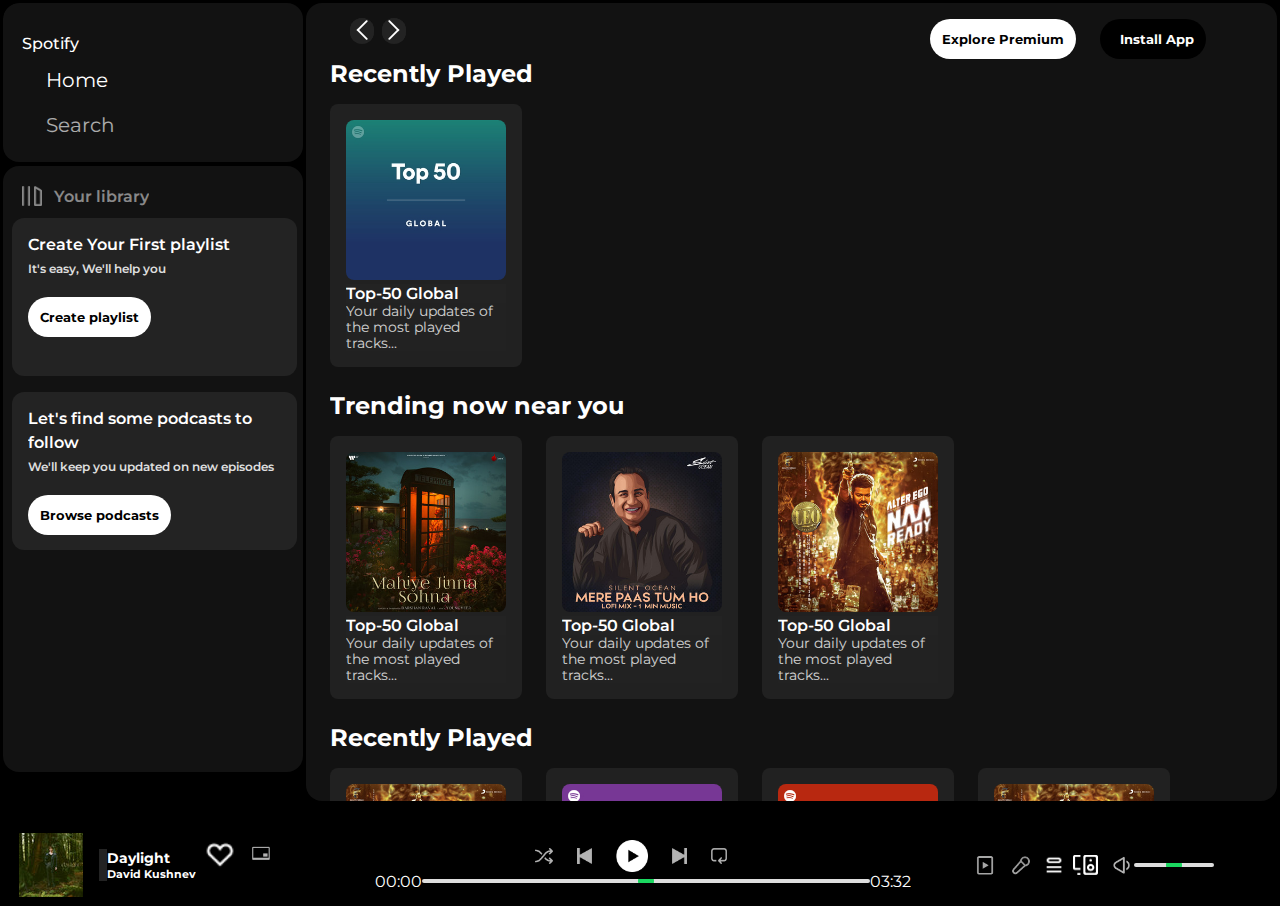
<file: spotify/idex.html>
<!DOCTYPE html>
<html lang="en">
<head>
    <meta charset="UTF-8">  
    <meta name="viewport" content="width=device-width, initial-scale=1.0">

    <!-- cdn font asewome -->
    <link rel="stylesheet" href="https://cdnjs.cloudflare.com/ajax/libs/font-awesome/6.4.2/css/all.min.css" integrity="sha512-z3gLpd7yknf1YoNbCzqRKc4qyor8gaKU1qmn+CShxbuBusANI9QpRohGBreCFkKxLhei6S9CQXFEbbKuqLg0DA==" crossorigin="anonymous" referrerpolicy="no-referrer" />

    <!-- logo adding -->
    <link rel="icon" href="./assets/logo.png">

    <!-- tittle -->
    <title>Spotify - Web Player: Music for everyone</title>

    <!-- my css -->
    <link rel="stylesheet" href="idex.css">

    <!-- google-fonts -->

    <link rel="preconnect" href="https://fonts.googleapis.com">
    <link rel="preconnect" href="https://fonts.gstatic.com" crossorigin>
    <link href="https://fonts.googleapis.com/css2?family=Montserrat:wght@300;400;500;600;700&family=Passion+One&display=swap" rel="stylesheet">
        
</head>
<body>
    <div class="main">
        <!-- Side navigation -->
        <div class="side-bar">
            <!-- navigation -->
            <div class="nav">
                <!-- navigation logo -->
                <div class="navlogo">
                    <a href="#">
                        <i class="fa-brands fa-spotify"></i>
                         Spotify
                   </a> 
                </div>
                <div class="nav-option" style="opacity: 1;">
                    <i class="fa-solid fa-house"></i>
                    <a href="#">Home</a>
                </div>
                <div class="nav-option">
                    <i class="fa-solid fa-magnifying-glass"></i>
                    <a href="#">Search</a>
                </div>
            </div>
            <!-- library section -->
            <div class="library">
                <div class="option">
                    <div class="lib-option">
                        <!-- <i class="fa-solid fa-headphones-simple"></i> -->
                        <img src="./assets/library_icon.png" alt="icon">
                        <a href="#">Your library</a>
                    </div>
                    <div class="icon">
                        <i class="fa-solid fa-plus"></i>
                        <i class="fa-solid fa-arrow-right"></i>
                    </div>
                </div>
                <div class="box">
                        <p class="box-p1">Create Your First playlist</p>
                        <p class="box-p2">It's easy, We'll help you</p>
                        <button class="badge" type="button">Create playlist</button>
                </div>
                <div class="box">
                    <p class="box-p1">Let's find some podcasts to follow</p>
                    <p class="box-p2">We'll keep you updated on new episodes</p>
                    <button class="badge" type="button">Browse podcasts</button>
            </div>
            </div>

        </div>

        <div class="main-content">
            <div class="sticky-nav">
                <div class="sticky-nav-icon">
                    <div class="fool" ><img src="./assets/backward_icon.png" alt="backarrow"></div>
                    <div  class="fool"> <img class="hide" src="./assets/forward_icon.png" alt="nextarrow"></div>
                </div>
                <div class="sticky-nav-options">
                    <button class="badge itm hide" type="button">Explore Premium</button>
                    <button class="badge itm appinstl" type="button"><i style="margin-right: .5rem;" class="fa-solid fa-circle-down"></i>Install App</button>
                    <i class="fa-regular fa-user user"></i>
                </div>
               
            </div>
            <div class="cards">
                <h2>Recently Played</h2>
                <div class="card-container">
                    <div class="card">
                        <img src="./assets/card1img.jpeg" class="card-img" alt="card1">
                        <p class="card-title">Top-50 Global</p>
                        <p class="card-info">Your daily updates of the most played tracks...</p>
                    </div>
                </div>

                <h2>Trending now near you</h2>
                <div class="card-container">
                    <div class="card">
                        <img src="./assets/card2img.jpeg" class="card-img" alt="card1">
                        <p class="card-title">Top-50 Global</p>
                        <p class="card-info">Your daily updates of the most played tracks...</p>
                    </div>

                    <div class="card">
                        <img src="./assets/card3img.jpeg" class="card-img" alt="card1">
                        <p class="card-title">Top-50 Global</p>
                        <p class="card-info">Your daily updates of the most played tracks...</p>
                    </div>

                    <div class="card">
                        <img src="./assets/card4img.jpeg" class="card-img" alt="card1">
                        <p class="card-title">Top-50 Global</p>
                        <p class="card-info">Your daily updates of the most played tracks...</p>
                    </div>

                </div>

                <h2>Recently Played</h2>
                <div class="card-container">
                    <div class="card">
                        <img src="./assets/card4img.jpeg" class="card-img" alt="card1">
                        <p class="card-title">Top-50 Global</p>
                        <p class="card-info">Your daily updates of the most played tracks...</p>
                    </div>

                    <div class="card">
                        <img src="./assets/card5img.jpeg" class="card-img" alt="card1">
                        <p class="card-title">Top-50 Global</p>
                        <p class="card-info">Your daily updates of the most played tracks...</p>
                    </div>

                    <div class="card">
                        <img src="./assets/card6img.jpeg" class="card-img" alt="card1">
                        <p class="card-title">Top-50 Global</p>
                        <p class="card-info">Your daily updates of the most played tracks...</p>
                    </div>

                    <div class="card">
                        <img src="./assets/card4img.jpeg" class="card-img" alt="card1">
                        <p class="card-title">Top-50 Global</p>
                        <p class="card-info">Your daily updates of the most played tracks...</p>
                    </div>

                    <div class="card">
                        <img src="./assets/card5img.jpeg" class="card-img" alt="card1">
                        <p class="card-title">Top-50 Global</p>
                        <p class="card-info">Your daily updates of the most played tracks...</p>
                    </div>

                    <div class="card">
                        <img src="./assets/card2img.jpeg" class="card-img" alt="card1">
                        <p class="card-title">Top-50 Global</p>
                        <p class="card-info">Your daily updates of the most played tracks...</p>
                    </div>

                    <div class="card">
                        <img src="./assets/card1img.jpeg" class="card-img" alt="card1">
                        <p class="card-title">Top-50 Global</p>
                        <p class="card-info">Your daily updates of the most played tracks...</p>
                    </div>
                    
            </div>
            <div class="footer">
                <div class="line"></div>
            </div>
        </div>

        
        <!-- music-player -->       
    </div>
    <div class="music-player">
        <div class="album">
            <img src="./homwork/album_picture.jpeg" class="album-pic">  
            <div class="album-text">
                <p class="day">Daylight</p>  
                <p class="david">David Kushnev</p>
            </div>
            <div class="album-icon">
                <img src="./homwork/album_icon1.png" class="album-img">
                <img src="./homwork/album_icon2.png" class="album-img">
            </div>
        </div>

        <div class="player">
            <div class="player-controls">
                <img src="./assets/player_icon1.png" class="player-controls-icon">
                <img src="./assets/player_icon2.png" class="player-controls-icon">
                <img src="./assets/player_icon3.png" class="player-controls-icon pause">
                <img src="./assets/player_icon4.png" class="player-controls-icon">
                <img src="./assets/player_icon5.png" class="player-controls-icon">
            </div>
            <div class="playback-bar">
                <span class="cur-time">00:00</span>
                <input class="progress-bar" type="range" min="0" max="100" step="1">
                <span class="total-time">03:32</span>
            </div>
        </div>
        <div class="controls">
            <img src="./homwork/controls_icon1.png" class="control-icon">
            <img src="./homwork/controld_icon2.png" class="control-icon">
            <img src="./homwork/controls_icon3.png" class="control-icon  i3">
            <img src="./homwork/controls_icon4.png" class="control-icon  i4">
            <img src="./homwork/controls_icon5.png" class="control-icon">
            <input class="sound-bar" type="range" min="0" max="100" step="1">
        </div>
    </div>
</body>
</html>
</file>
<file: spotify/idex.css>
*{
    font-family: 'Montserrat', sans-serif;
    margin:0;
    /* background-color: black; */
    color: #ffffff;
    overflow: hidden;
    background-color: #232323;
}
.main{
    display: flex;
    height: 100vh;
    padding: .2rem;
    background-color: black;
}
.side-bar{
    background-color: rgb(0, 0, 0);
    width: 300px;
    padding-right: .2rem;
    border-radius: 1rem; /* equals to 16px */
}
.main-content{
    background-color:#121212;
    flex: 1;
    height: 88.6%;
    border-radius: 1rem; 
    overflow: auto;
    padding: 0 1.5rem 0 1.5rem;
}
.music-player{
    background-color: black;
    position: fixed;
    bottom: 0;
    height: 70px;
    width: 100%;
}
a{   
    text-decoration: none;
    /* background-color: #121212; */
}
.nav{
    /* position: relative;   */
    height: 120px;
    color: white;
    border-radius: 1rem;
    background-color: #121212;
    display: flex;
    flex-direction: column;
    justify-content: center;
    padding: 1.2rem;
    line-height: 2.5rem;
}

.navlogo i{
    font-size: 1.2rem;
    background-color: #121212;
}
.navlogo a{
    font-size: 1rem;
    font-weight: 500;
    background-color: #121212;
}
.navlogo{
    background-color: #121212;
}
/* nav-option */
.nav-option{
    background-color: #121212;
    opacity: 0.65;
    padding: 0.5rem;
}
.nav-option i{
    font-size: 1.2rem;
    background-color: #121212;
}
.nav-option a{
    font-size: 1.23rem;
    margin-left: 1rem;
    
    background-color: #121212;
}

.nav-option:hover{
    opacity: 1;
}
/* library section */
.library{
    background-color: #121212;
    border-radius: 1rem;
    /* height: 490px; */
    height: 63%;
    margin-top: 0.3rem;
    padding: 1.2rem;
}
.option{
    display: flex;
    background-color: #121212;
    justify-content: space-between;
    align-items: center;
}
.lib-option img{
    width: 1.25rem;
    height: 1.25rem;
    margin-right: .5rem;
    background-color: #121212;
}
.lib-option a{
    position: relative;
    bottom: .2rem;
    font-weight: 600;
    background-color: #121212;
}
.lib-option{
    opacity: .5;
    background-color: #121212;
}
.lib-option:hover{
    opacity: 1;
}
.icon{
    background-color: #121212;
    font-size: 1.3rem;
    display: flex;
}
.icon i{
    background-color: #121212;
    margin-right: 1rem;
    opacity: .5;
}
.icon i:hover{
    opacity: 1;
}

.box{
    line-height: 1.5rem;
    height: 8rem;
    border-radius: .76rem;
    background-color: #232323;
    margin: .5rem 0 .5rem 0;
    padding: .95rem .95rem;
    margin-left: -10px;
    width: 254px;
    margin-bottom: 1rem;
}
.box-p1{
    background-color: #232323;
    font-weight: 600;
    font-size: 1rem;
}
.box-p2{
    background-color: #232323;
    font-size: 0.75rem;
    opacity: 0.85;
    font-weight: 600;
}
.badge{
    background-color: #232323;
    border: none;
    color: black;
    background: #fff;
    border-radius: 10rem;
    font-weight: 700;
    padding: .75rem;
    margin-top: 1rem;
}

.sticky-nav{
    position: sticky;
    top: 0;
    padding-top: 1rem 0 1rem 0;
    background-color: #121212;
    display: flex;
    justify-content: space-between;
    align-items: center;
    z-index: 12;
}
.sticky-nav-icon{
    margin-left: .75rem;
    background-color: #121212;
    display: flex;
}

.sticky-nav-options{
    display: flex;
    align-items: center;
    background-color: #121212;
} 
.itm{
    margin-right: 1.5rem;
}
.appinstl{
    background-color: black;
    color: white;
}
.user{
    position: relative;
    top: .4rem;
    margin-right: 1.4rem;
}
.fool{
    border-radius: 4rem;
    margin-left: .5rem;
    height: 1.6rem;
}
@media(max-width:1000px){
    .hide{
        display: none;

    }
}

/* cards */
.cards h2{
    background-color: #121212;

}
.card-container{
    background-color: #121212;
    display: flex;
    flex-wrap: wrap;
    padding-top: 1rem;
}
.card{
    background-color: #212121;
    width: 160px;
    padding:1rem;
    margin-right: 1.5rem;
    margin-bottom: 1.5rem;
    border-radius: .5rem;
}
.card-img{
    width: 100%;
    border-radius: .5rem;
}
.card-title{
    font-weight: 600;
}
.card-info{
    font-size: .85rem;
    opacity: .8;
}
.footer{
    height: 300px;
    background-color: #121212;
    display: flex;
    align-items: center;
    justify-content: center;
}
.line{
    border-top: 1px solid white;
    opacity: .5;
    height: 30%;
    width: 90%;
    background-color: #121212;
}
/* "music-player" */
.music-player{
    display: flex;
    justify-content: space-between;
    align-items: center ;
}
.album{
    width: 25%;
    /* background-color: yellow; */
}
.player{
    width: 50%;
}
.controls{
    width: 25%;
    /* background-color: yellow;  */
}
.player-controls{
    display: flex;
    justify-content: center;
    align-items: center;
    background-color: black;
}
.player-controls-icon{
    height: 1rem;
    margin-right: 1.5rem;  
    background-color: black;
    opacity: .7;
}
.player-controls-icon:hover{
    opacity: 1;
}

.cur-time{
    background-color: black;
}
.total-time{
    background-color: black;
}
.pause{
    opacity: 1;
    height: 2rem;
}
.playback-bar{
    display: flex;
    justify-content: center;
    align-items: center;
    background-color: black;
}
.progress-bar{
    width: 70%;
    /* height: .2rem; */
    appearance: none;
    background: transparent;
    cursor: pointer;
}
.progress-bar::-webkit-slider-runnable-track{
    background-color: #ddd;
    border-radius: 100px;
    height: .2rem;
}
.progress-bar::-webkit-slider-thumb{
    appearance: none;
    height: 1rem;
    width: 1rem;
    background-color: #1bd760;
    border-radius: 50%;
    margin-top: -6px;
}

.album{
    display: flex;
    align-items: center;
    background-color: black;
}
.album-img{
    background-color: black;
    margin: .5rem 0rem 1.5rem .5rem;
    height: 2rem;
}
.album-text p{
    background-color: black;
    margin-left: .5rem;
    font-weight: 700;
}
.day{
    background-color: black;
    font-size: .9rem;
}
.david{
    background-color: black;
    font-size: .7rem;
}
.album-icon{
    background-color: black;

}
.album-pic{
    margin: 1rem;
}

.controls{
    display: flex;
    align-items: center;
    /* justify-content:space-around; */
    background-color: black;
}
.control-icon{
    height: 2.6rem;
    margin-left: .5rem;
}
.sound-bar{
    width: 25%;
    /* height: .2rem; */
    appearance: none;
    background: transparent;
    cursor: pointer;
}
.sound-bar::-webkit-slider-runnable-track{
    background-color: #ddd;
    border-radius: 100px;
    height: .2rem;
}
.sound-bar::-webkit-slider-thumb{
    appearance: none;
    height: 1rem;
    width: 1rem;
    background-color: #1bd760;
    border-radius: 50%;
    margin-top: -6px;
}
.i3{
    height: 1.4rem;
    background-color: black;
}
.i4{
    height: 1.3rem;
    background-color: black;
}
</file>
